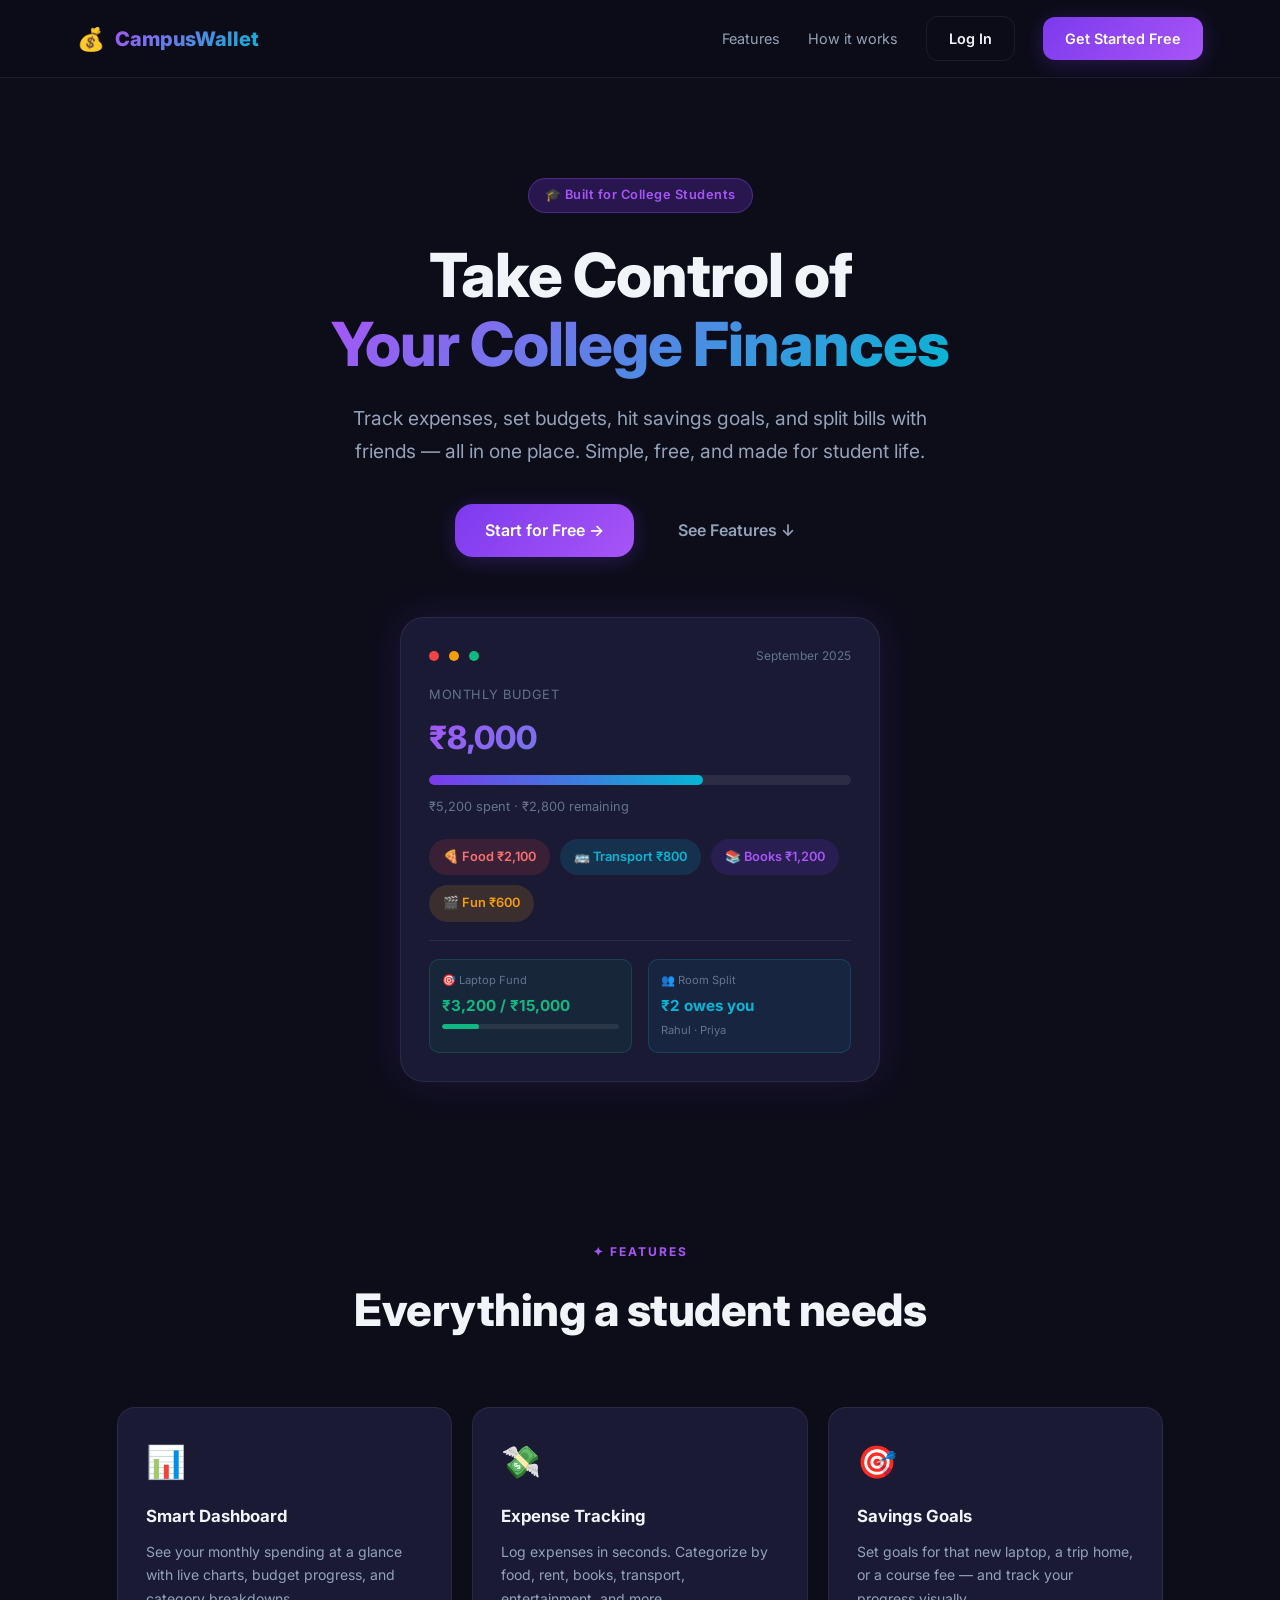
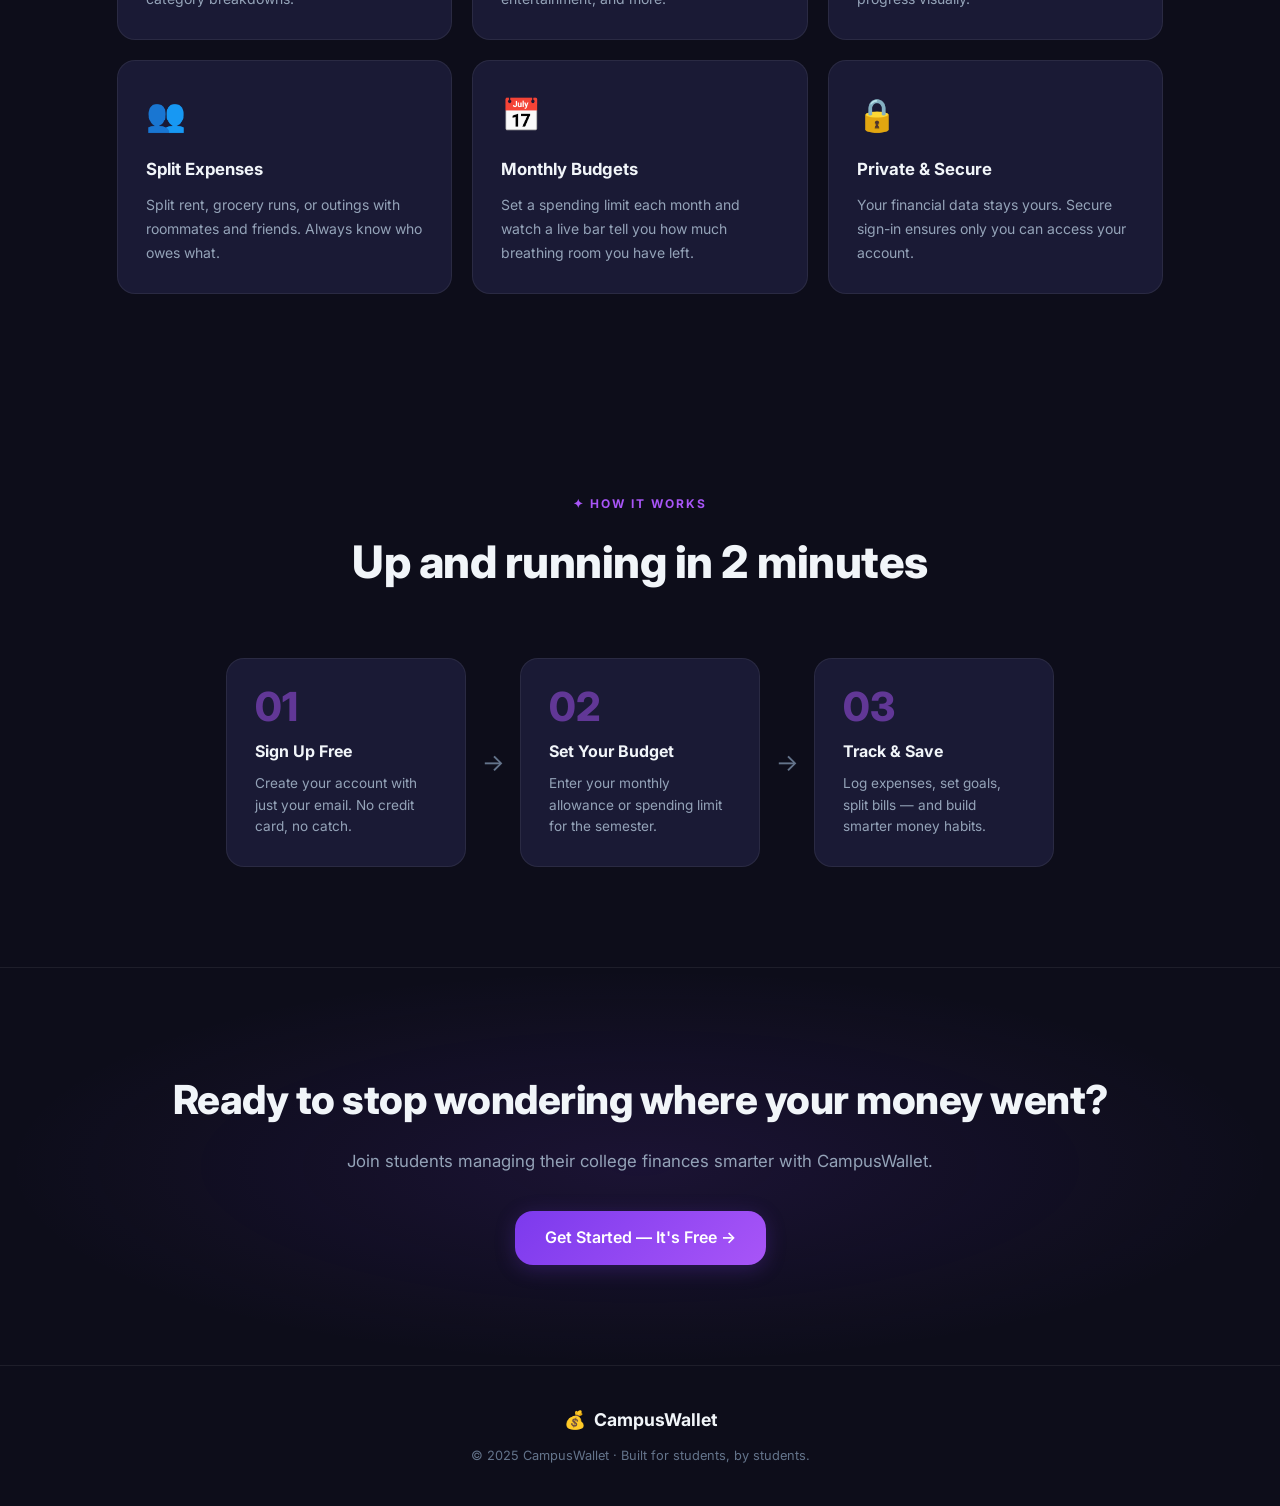
<file: index.html>
<!DOCTYPE html>
<html lang="en">
<head>
  <meta charset="UTF-8">
  <meta name="viewport" content="width=device-width, initial-scale=1.0">
  <title>CampusWallet — Smart Finance for College Students</title>
  <meta name="description" content="Manage your college finances. Track expenses, set budgets, hit savings goals, and split bills with friends.">
  <link rel="stylesheet" href="css/style.css">
  <link rel="preconnect" href="https://fonts.googleapis.com">
  <link href="https://fonts.googleapis.com/css2?family=Inter:wght@300;400;500;600;700;800;900&display=swap" rel="stylesheet">
</head>
<body>

  <!-- ===== NAV ===== -->
  <nav class="nav">
    <div class="nav-brand">
      <span class="logo-icon">💰</span>
      <span class="logo-text">CampusWallet</span>
    </div>
    <div class="nav-links">
      <a href="#features">Features</a>
      <a href="#how-it-works">How it works</a>
      <a href="login.html" class="btn btn-outline">Log In</a>
      <a href="login.html?tab=signup" class="btn btn-primary">Get Started Free</a>
    </div>
    <button class="nav-hamburger" onclick="toggleMobileMenu()">☰</button>
  </nav>

  <!-- Mobile menu -->
  <div id="mobileMenu" style="display:none; background: var(--bg-secondary); padding: 20px 6%; border-bottom: 1px solid var(--border); flex-direction: column; gap: 14px;">
    <a href="#features" style="color: var(--text-secondary); font-size: 0.95rem;">Features</a>
    <a href="#how-it-works" style="color: var(--text-secondary); font-size: 0.95rem;">How it works</a>
    <a href="login.html" class="btn btn-outline" style="width: fit-content;">Log In</a>
    <a href="login.html?tab=signup" class="btn btn-primary" style="width: fit-content;">Get Started Free</a>
  </div>

  <!-- ===== HERO ===== -->
  <section class="hero">
    <div class="hero-badge">🎓 Built for College Students</div>
    <h1>Take Control of<br><span class="gradient-text">Your College Finances</span></h1>
    <p class="hero-sub">
      Track expenses, set budgets, hit savings goals, and split bills with friends —
      all in one place. Simple, free, and made for student life.
    </p>
    <div class="hero-cta">
      <a href="login.html?tab=signup" class="btn btn-primary btn-lg">Start for Free →</a>
      <a href="#features" class="btn btn-ghost btn-lg">See Features ↓</a>
    </div>

    <!-- Dashboard mockup -->
    <div class="hero-img-wrapper">
      <div class="dashboard-preview" style="text-align:left;">
        <div style="display:flex; align-items:center; gap:10px; margin-bottom:20px;">
          <div style="width:10px;height:10px;border-radius:50%;background:#ef4444;"></div>
          <div style="width:10px;height:10px;border-radius:50%;background:#f59e0b;"></div>
          <div style="width:10px;height:10px;border-radius:50%;background:#10b981;"></div>
          <span style="font-size:0.75rem;color:var(--text-muted);margin-left:auto;">September 2025</span>
        </div>
        <div class="preview-stat">
          <span class="preview-label">Monthly Budget</span>
          <span class="preview-amount">₹8,000</span>
          <div class="preview-bar"><div class="preview-bar-fill" style="width:65%"></div></div>
          <span class="preview-sub">₹5,200 spent · ₹2,800 remaining</span>
        </div>
        <div class="preview-chips">
          <div class="preview-chip chip-food">🍕 Food ₹2,100</div>
          <div class="preview-chip chip-transport">🚌 Transport ₹800</div>
          <div class="preview-chip chip-books">📚 Books ₹1,200</div>
          <div class="preview-chip chip-entertainment">🎬 Fun ₹600</div>
        </div>
        <div style="margin-top:18px; padding-top:18px; border-top:1px solid var(--border); display:flex; gap:16px;">
          <div style="flex:1; background:rgba(16,185,129,0.08); border:1px solid rgba(16,185,129,0.2); border-radius:10px; padding:12px;">
            <div style="font-size:0.7rem;color:var(--text-muted);margin-bottom:4px;">🎯 Laptop Fund</div>
            <div style="font-size:0.95rem;font-weight:700;color:var(--green);">₹3,200 / ₹15,000</div>
            <div style="margin-top:6px;height:5px;background:rgba(255,255,255,0.08);border-radius:100px;overflow:hidden;">
              <div style="width:21%;height:100%;background:var(--green);border-radius:100px;"></div>
            </div>
          </div>
          <div style="flex:1; background:rgba(6,182,212,0.08); border:1px solid rgba(6,182,212,0.2); border-radius:10px; padding:12px;">
            <div style="font-size:0.7rem;color:var(--text-muted);margin-bottom:4px;">👥 Room Split</div>
            <div style="font-size:0.95rem;font-weight:700;color:var(--cyan);">₹2 owes you</div>
            <div style="font-size:0.7rem;color:var(--text-muted);margin-top:4px;">Rahul · Priya</div>
          </div>
        </div>
      </div>
    </div>
  </section>

  <!-- ===== FEATURES ===== -->
  <section class="features" id="features">
    <div class="section-label">✦ FEATURES</div>
    <h2>Everything a student needs</h2>
    <div class="features-grid">
      <div class="feature-card">
        <span class="feature-icon">📊</span>
        <h3>Smart Dashboard</h3>
        <p>See your monthly spending at a glance with live charts, budget progress, and category breakdowns.</p>
      </div>
      <div class="feature-card">
        <span class="feature-icon">💸</span>
        <h3>Expense Tracking</h3>
        <p>Log expenses in seconds. Categorize by food, rent, books, transport, entertainment, and more.</p>
      </div>
      <div class="feature-card">
        <span class="feature-icon">🎯</span>
        <h3>Savings Goals</h3>
        <p>Set goals for that new laptop, a trip home, or a course fee — and track your progress visually.</p>
      </div>
      <div class="feature-card">
        <span class="feature-icon">👥</span>
        <h3>Split Expenses</h3>
        <p>Split rent, grocery runs, or outings with roommates and friends. Always know who owes what.</p>
      </div>
      <div class="feature-card">
        <span class="feature-icon">📅</span>
        <h3>Monthly Budgets</h3>
        <p>Set a spending limit each month and watch a live bar tell you how much breathing room you have left.</p>
      </div>
      <div class="feature-card">
        <span class="feature-icon">🔒</span>
        <h3>Private & Secure</h3>
        <p>Your financial data stays yours. Secure sign-in ensures only you can access your account.</p>
      </div>
    </div>
  </section>

  <!-- ===== HOW IT WORKS ===== -->
  <section class="how-it-works" id="how-it-works">
    <div class="section-label">✦ HOW IT WORKS</div>
    <h2>Up and running in 2 minutes</h2>
    <div class="steps">
      <div class="step">
        <div class="step-num">01</div>
        <h3>Sign Up Free</h3>
        <p>Create your account with just your email. No credit card, no catch.</p>
      </div>
      <div class="step-arrow">→</div>
      <div class="step">
        <div class="step-num">02</div>
        <h3>Set Your Budget</h3>
        <p>Enter your monthly allowance or spending limit for the semester.</p>
      </div>
      <div class="step-arrow">→</div>
      <div class="step">
        <div class="step-num">03</div>
        <h3>Track & Save</h3>
        <p>Log expenses, set goals, split bills — and build smarter money habits.</p>
      </div>
    </div>
  </section>

  <!-- ===== CTA ===== -->
  <section class="cta-section">
    <h2>Ready to stop wondering where your money went?</h2>
    <p>Join students managing their college finances smarter with CampusWallet.</p>
    <a href="login.html?tab=signup" class="btn btn-primary btn-lg">Get Started — It's Free →</a>
  </section>

  <!-- ===== FOOTER ===== -->
  <footer class="footer">
    <div class="footer-brand"><span>💰</span> CampusWallet</div>
    <p class="footer-copy">© 2025 CampusWallet · Built for students, by students.</p>
  </footer>

  <script>
    function toggleMobileMenu() {
      const m = document.getElementById('mobileMenu');
      m.style.display = m.style.display === 'none' ? 'flex' : 'none';
    }
    // Hide mobile menu on link click
    document.querySelectorAll('#mobileMenu a').forEach(a => {
      a.addEventListener('click', () => {
        document.getElementById('mobileMenu').style.display = 'none';
      });
    });
  </script>
</body>
</html>
</file>
<file: css/style.css>
/* ============================================================
   CampusWallet — Global Styles
   Dark + Colorful + Semi-Professional Theme
   ============================================================ */

/* ---------- CSS Variables ---------- */
:root {
  --bg-primary:   #0d0d1a;
  --bg-secondary: #13132b;
  --bg-card:      #1a1a35;
  --bg-card-hover:#1f1f40;
  --bg-input:     #111128;

  --purple:       #7c3aed;
  --purple-light: #a855f7;
  --purple-glow:  rgba(124, 58, 237, 0.25);
  --cyan:         #06b6d4;
  --cyan-glow:    rgba(6, 182, 212, 0.2);
  --green:        #10b981;
  --green-glow:   rgba(16, 185, 129, 0.2);
  --amber:        #f59e0b;
  --amber-glow:   rgba(245, 158, 11, 0.2);
  --red:          #ef4444;
  --red-glow:     rgba(239, 68, 68, 0.2);
  --pink:         #ec4899;

  --text-primary:   #f1f5f9;
  --text-secondary: #94a3b8;
  --text-muted:     #64748b;
  --border:         rgba(255,255,255,0.07);
  --border-focus:   rgba(124, 58, 237, 0.6);

  --radius-sm: 8px;
  --radius-md: 12px;
  --radius-lg: 18px;
  --radius-xl: 24px;

  --shadow-card: 0 4px 24px rgba(0,0,0,0.4);
  --shadow-glow: 0 0 40px rgba(124, 58, 237, 0.15);

  --font: 'Inter', -apple-system, BlinkMacSystemFont, sans-serif;
  --transition: 0.2s ease;
}

/* ---------- Reset ---------- */
*, *::before, *::after { box-sizing: border-box; margin: 0; padding: 0; }

html { scroll-behavior: smooth; }

body {
  font-family: var(--font);
  background: var(--bg-primary);
  color: var(--text-primary);
  line-height: 1.6;
  min-height: 100vh;
  -webkit-font-smoothing: antialiased;
}

a { text-decoration: none; color: inherit; }
ul { list-style: none; }
img { max-width: 100%; }

/* ---------- Scrollbar ---------- */
::-webkit-scrollbar { width: 6px; }
::-webkit-scrollbar-track { background: var(--bg-primary); }
::-webkit-scrollbar-thumb { background: var(--border); border-radius: 3px; }
::-webkit-scrollbar-thumb:hover { background: var(--purple); }

/* ============================================================
   UTILITY CLASSES
   ============================================================ */
.gradient-text {
  background: linear-gradient(135deg, var(--purple-light), var(--cyan));
  -webkit-background-clip: text;
  -webkit-text-fill-color: transparent;
  background-clip: text;
}

.badge {
  display: inline-flex;
  align-items: center;
  gap: 6px;
  padding: 6px 14px;
  border-radius: 100px;
  font-size: 0.75rem;
  font-weight: 600;
  letter-spacing: 0.5px;
  text-transform: uppercase;
}
.badge-purple { background: var(--purple-glow); color: var(--purple-light); border: 1px solid rgba(168, 85, 247, 0.3); }
.badge-green  { background: var(--green-glow);  color: var(--green);        border: 1px solid rgba(16, 185, 129, 0.3); }
.badge-cyan   { background: var(--cyan-glow);   color: var(--cyan);         border: 1px solid rgba(6, 182, 212, 0.3); }
.badge-amber  { background: var(--amber-glow);  color: var(--amber);        border: 1px solid rgba(245, 158, 11, 0.3); }
.badge-red    { background: var(--red-glow);    color: var(--red);          border: 1px solid rgba(239, 68, 68, 0.3); }

/* ---------- Buttons ---------- */
.btn {
  display: inline-flex;
  align-items: center;
  justify-content: center;
  gap: 8px;
  padding: 10px 22px;
  border-radius: var(--radius-md);
  font-family: var(--font);
  font-size: 0.9rem;
  font-weight: 600;
  cursor: pointer;
  border: none;
  transition: all var(--transition);
  white-space: nowrap;
}
.btn-lg { padding: 14px 30px; font-size: 1rem; border-radius: var(--radius-lg); }
.btn-sm { padding: 6px 14px; font-size: 0.8rem; border-radius: var(--radius-sm); }

.btn-primary {
  background: linear-gradient(135deg, var(--purple), var(--purple-light));
  color: #fff;
  box-shadow: 0 4px 20px var(--purple-glow);
}
.btn-primary:hover { transform: translateY(-2px); box-shadow: 0 8px 28px var(--purple-glow); }
.btn-primary:active { transform: translateY(0); }

.btn-outline {
  background: transparent;
  color: var(--text-primary);
  border: 1px solid var(--border);
}
.btn-outline:hover { border-color: var(--purple); color: var(--purple-light); background: var(--purple-glow); }

.btn-ghost {
  background: transparent;
  color: var(--text-secondary);
  border: none;
}
.btn-ghost:hover { color: var(--text-primary); background: rgba(255,255,255,0.05); }

.btn-danger { background: var(--red); color: #fff; }
.btn-danger:hover { background: #dc2626; }

.btn-success { background: var(--green); color: #fff; }
.btn-success:hover { background: #059669; }

.btn-cyan { background: var(--cyan); color: #000; }
.btn-cyan:hover { background: #0891b2; }

/* ---------- Cards ---------- */
.card {
  background: var(--bg-card);
  border: 1px solid var(--border);
  border-radius: var(--radius-lg);
  padding: 24px;
  transition: all var(--transition);
}
.card:hover { border-color: rgba(124,58,237,0.3); box-shadow: var(--shadow-card); }

/* ---------- Form Elements ---------- */
.form-group { display: flex; flex-direction: column; gap: 6px; }
.form-label { font-size: 0.85rem; font-weight: 500; color: var(--text-secondary); }

.form-input, .form-select, .form-textarea {
  background: var(--bg-input);
  border: 1px solid var(--border);
  border-radius: var(--radius-sm);
  color: var(--text-primary);
  font-family: var(--font);
  font-size: 0.9rem;
  padding: 10px 14px;
  transition: border-color var(--transition);
  width: 100%;
  outline: none;
}
.form-input:focus, .form-select:focus, .form-textarea:focus {
  border-color: var(--border-focus);
  box-shadow: 0 0 0 3px rgba(124,58,237,0.1);
}
.form-select option { background: var(--bg-card); }
.form-textarea { resize: vertical; min-height: 80px; }

/* ---------- Progress Bar ---------- */
.progress-bar {
  width: 100%;
  height: 8px;
  background: rgba(255,255,255,0.08);
  border-radius: 100px;
  overflow: hidden;
}
.progress-fill {
  height: 100%;
  border-radius: 100px;
  transition: width 0.6s ease;
  background: linear-gradient(90deg, var(--purple), var(--cyan));
}
.progress-fill.danger { background: linear-gradient(90deg, var(--amber), var(--red)); }
.progress-fill.safe   { background: linear-gradient(90deg, var(--green), var(--cyan)); }

/* ---------- Divider ---------- */
.divider {
  border: none;
  border-top: 1px solid var(--border);
  margin: 16px 0;
}

/* ---------- Toast ---------- */
.toast-container {
  position: fixed;
  bottom: 24px;
  right: 24px;
  z-index: 9999;
  display: flex;
  flex-direction: column;
  gap: 10px;
}
.toast {
  background: var(--bg-card);
  border: 1px solid var(--border);
  border-radius: var(--radius-md);
  padding: 14px 20px;
  font-size: 0.875rem;
  color: var(--text-primary);
  box-shadow: var(--shadow-card);
  animation: slideInToast 0.3s ease;
  max-width: 320px;
  display: flex;
  align-items: center;
  gap: 10px;
}
.toast.success { border-left: 3px solid var(--green); }
.toast.error   { border-left: 3px solid var(--red); }
.toast.info    { border-left: 3px solid var(--cyan); }

@keyframes slideInToast {
  from { transform: translateX(100px); opacity: 0; }
  to   { transform: translateX(0);    opacity: 1; }
}

/* ---------- Modal ---------- */
.modal-overlay {
  position: fixed; inset: 0;
  background: rgba(0,0,0,0.7);
  backdrop-filter: blur(4px);
  z-index: 1000;
  display: none;
  align-items: center;
  justify-content: center;
  padding: 16px;
}
.modal-overlay.active { display: flex; }
.modal {
  background: var(--bg-card);
  border: 1px solid var(--border);
  border-radius: var(--radius-xl);
  padding: 32px;
  width: 100%;
  max-width: 480px;
  box-shadow: var(--shadow-card);
  animation: modalIn 0.3s ease;
}
@keyframes modalIn {
  from { transform: scale(0.95); opacity: 0; }
  to   { transform: scale(1);    opacity: 1; }
}
.modal-header { display: flex; align-items: center; justify-content: space-between; margin-bottom: 24px; }
.modal-title  { font-size: 1.2rem; font-weight: 700; }
.modal-close  { background: none; border: none; color: var(--text-muted); cursor: pointer; font-size: 1.4rem; padding: 4px; line-height: 1; }
.modal-close:hover { color: var(--text-primary); }

/* ---------- Empty State ---------- */
.empty-state {
  text-align: center;
  padding: 60px 20px;
  color: var(--text-muted);
}
.empty-state .empty-icon { font-size: 3rem; margin-bottom: 16px; }
.empty-state h3 { font-size: 1.1rem; color: var(--text-secondary); margin-bottom: 8px; }
.empty-state p  { font-size: 0.875rem; }

/* ============================================================
   LANDING PAGE
   ============================================================ */

/* Nav */
.nav {
  position: sticky;
  top: 0;
  z-index: 100;
  display: flex;
  align-items: center;
  justify-content: space-between;
  padding: 16px 6%;
  background: rgba(13,13,26,0.85);
  backdrop-filter: blur(12px);
  border-bottom: 1px solid var(--border);
}
.nav-brand {
  display: flex;
  align-items: center;
  gap: 10px;
  font-size: 1.25rem;
  font-weight: 800;
}
.logo-icon { font-size: 1.4rem; }
.logo-text { background: linear-gradient(135deg, var(--purple-light), var(--cyan)); -webkit-background-clip: text; -webkit-text-fill-color: transparent; background-clip: text; }
.nav-links { display: flex; align-items: center; gap: 28px; }
.nav-links a:not(.btn) { font-size: 0.9rem; color: var(--text-secondary); transition: color var(--transition); }
.nav-links a:not(.btn):hover { color: var(--text-primary); }
.nav-hamburger { display: none; background: none; border: none; color: var(--text-primary); font-size: 1.5rem; cursor: pointer; }

/* Hero */
.hero {
  text-align: center;
  padding: 100px 6% 60px;
  max-width: 900px;
  margin: 0 auto;
}
.hero-badge {
  display: inline-block;
  padding: 6px 16px;
  background: var(--purple-glow);
  border: 1px solid rgba(168,85,247,0.3);
  border-radius: 100px;
  font-size: 0.8rem;
  font-weight: 600;
  color: var(--purple-light);
  margin-bottom: 28px;
  letter-spacing: 0.5px;
}
.hero h1 {
  font-size: clamp(2.2rem, 6vw, 3.8rem);
  font-weight: 800;
  line-height: 1.15;
  margin-bottom: 22px;
  letter-spacing: -1px;
}
.hero-sub {
  font-size: clamp(1rem, 2vw, 1.2rem);
  color: var(--text-secondary);
  max-width: 600px;
  margin: 0 auto 36px;
  line-height: 1.7;
}
.hero-cta { display: flex; gap: 14px; justify-content: center; flex-wrap: wrap; margin-bottom: 60px; }

/* Dashboard preview mockup */
.hero-img-wrapper {
  display: flex;
  justify-content: center;
}
.dashboard-preview {
  background: var(--bg-card);
  border: 1px solid var(--border);
  border-radius: var(--radius-xl);
  padding: 28px;
  max-width: 480px;
  width: 100%;
  box-shadow: var(--shadow-glow);
}
.preview-stat { text-align: left; }
.preview-label { display: block; font-size: 0.8rem; color: var(--text-muted); margin-bottom: 6px; text-transform: uppercase; letter-spacing: 0.5px; }
.preview-amount { display: block; font-size: 2rem; font-weight: 800; margin-bottom: 12px; background: linear-gradient(135deg, var(--purple-light), var(--cyan)); -webkit-background-clip: text; -webkit-text-fill-color: transparent; background-clip: text; }
.preview-bar { width: 100%; height: 10px; background: rgba(255,255,255,0.08); border-radius: 100px; overflow: hidden; margin-bottom: 8px; }
.preview-bar-fill { height: 100%; background: linear-gradient(90deg, var(--purple), var(--cyan)); border-radius: 100px; }
.preview-sub { font-size: 0.8rem; color: var(--text-muted); }
.preview-chips { display: flex; flex-wrap: wrap; gap: 10px; margin-top: 20px; }
.preview-chip { padding: 8px 14px; border-radius: 100px; font-size: 0.8rem; font-weight: 600; }
.chip-food          { background: rgba(239,68,68,0.15);   color: #f87171; }
.chip-transport     { background: rgba(6,182,212,0.15);   color: var(--cyan); }
.chip-books         { background: rgba(124,58,237,0.15);  color: var(--purple-light); }
.chip-entertainment { background: rgba(245,158,11,0.15);  color: var(--amber); }

/* Features Section */
.features, .how-it-works {
  padding: 100px 6%;
  max-width: 1200px;
  margin: 0 auto;
  text-align: center;
}
.section-label {
  font-size: 0.75rem;
  font-weight: 700;
  letter-spacing: 2px;
  text-transform: uppercase;
  color: var(--purple-light);
  margin-bottom: 14px;
}
.features h2, .how-it-works h2 { font-size: clamp(1.8rem, 4vw, 2.8rem); font-weight: 800; margin-bottom: 60px; letter-spacing: -0.5px; }
.features-grid {
  display: grid;
  grid-template-columns: repeat(auto-fit, minmax(280px, 1fr));
  gap: 20px;
}
.feature-card {
  background: var(--bg-card);
  border: 1px solid var(--border);
  border-radius: var(--radius-lg);
  padding: 28px;
  text-align: left;
  transition: all var(--transition);
}
.feature-card:hover { border-color: rgba(124,58,237,0.4); transform: translateY(-4px); box-shadow: var(--shadow-glow); }
.feature-icon { font-size: 2rem; margin-bottom: 16px; display: block; }
.feature-card h3 { font-size: 1.05rem; font-weight: 700; margin-bottom: 10px; }
.feature-card p  { font-size: 0.875rem; color: var(--text-secondary); line-height: 1.7; }

/* Steps */
.steps { display: flex; align-items: center; justify-content: center; gap: 16px; flex-wrap: wrap; }
.step { background: var(--bg-card); border: 1px solid var(--border); border-radius: var(--radius-lg); padding: 28px; max-width: 240px; text-align: left; }
.step-num { font-size: 2.5rem; font-weight: 800; color: var(--purple-light); opacity: 0.5; margin-bottom: 12px; line-height: 1; }
.step h3  { font-size: 1rem; font-weight: 700; margin-bottom: 8px; }
.step p   { font-size: 0.85rem; color: var(--text-secondary); }
.step-arrow { font-size: 1.5rem; color: var(--text-muted); }

/* CTA Section */
.cta-section {
  text-align: center;
  padding: 100px 6%;
  background: radial-gradient(ellipse at center, rgba(124,58,237,0.12) 0%, transparent 70%);
  border-top: 1px solid var(--border);
}
.cta-section h2 { font-size: clamp(1.8rem, 4vw, 2.5rem); font-weight: 800; margin-bottom: 16px; letter-spacing: -0.5px; }
.cta-section p  { color: var(--text-secondary); margin-bottom: 36px; font-size: 1.05rem; }

/* Footer */
.footer {
  padding: 40px 6%;
  border-top: 1px solid var(--border);
  display: flex;
  flex-direction: column;
  align-items: center;
  gap: 12px;
}
.footer-brand { font-size: 1.1rem; font-weight: 700; display: flex; align-items: center; gap: 8px; }
.footer-copy  { font-size: 0.8rem; color: var(--text-muted); }

/* ============================================================
   AUTH PAGE (login.html)
   ============================================================ */
.auth-page {
  min-height: 100vh;
  display: flex;
  align-items: center;
  justify-content: center;
  padding: 20px;
  background: radial-gradient(ellipse at 30% 40%, rgba(124,58,237,0.12) 0%, transparent 60%),
              radial-gradient(ellipse at 70% 60%, rgba(6,182,212,0.08) 0%, transparent 60%);
}
.auth-container { width: 100%; max-width: 420px; }
.auth-logo {
  text-align: center;
  margin-bottom: 32px;
  font-size: 1.5rem;
  font-weight: 800;
}
.auth-logo span { display: block; font-size: 2.5rem; margin-bottom: 8px; }
.auth-card { background: var(--bg-card); border: 1px solid var(--border); border-radius: var(--radius-xl); padding: 36px; }
.auth-tabs { display: flex; background: var(--bg-input); border-radius: var(--radius-sm); padding: 4px; margin-bottom: 28px; }
.auth-tab {
  flex: 1; padding: 10px; text-align: center; cursor: pointer;
  border-radius: 6px; font-size: 0.875rem; font-weight: 600;
  color: var(--text-muted); transition: all var(--transition); border: none; background: none; font-family: var(--font);
}
.auth-tab.active { background: var(--purple); color: #fff; }
.auth-form { display: flex; flex-direction: column; gap: 18px; }
.auth-form .btn-primary { margin-top: 8px; }
.auth-divider { text-align: center; color: var(--text-muted); font-size: 0.8rem; position: relative; }
.auth-divider::before, .auth-divider::after { content: ''; position: absolute; top: 50%; width: 42%; height: 1px; background: var(--border); }
.auth-divider::before { left: 0; }
.auth-divider::after  { right: 0; }
.auth-back { display: flex; align-items: center; justify-content: center; gap: 6px; color: var(--text-muted); font-size: 0.85rem; margin-top: 20px; }
.auth-back a { color: var(--purple-light); }
.auth-error { background: var(--red-glow); border: 1px solid rgba(239,68,68,0.3); border-radius: var(--radius-sm); padding: 10px 14px; font-size: 0.85rem; color: #f87171; display: none; }
.auth-error.show { display: block; }
.auth-success { background: var(--green-glow); border: 1px solid rgba(16,185,129,0.3); border-radius: var(--radius-sm); padding: 10px 14px; font-size: 0.85rem; color: var(--green); display: none; }
.auth-success.show { display: block; }

/* ============================================================
   APP LAYOUT (shared across dashboard, transactions, goals, split)
   ============================================================ */
.app-layout {
  display: flex;
  min-height: 100vh;
}

/* Sidebar */
.sidebar {
  width: 240px;
  background: var(--bg-secondary);
  border-right: 1px solid var(--border);
  display: flex;
  flex-direction: column;
  position: fixed;
  top: 0;
  left: 0;
  height: 100vh;
  z-index: 50;
  transition: transform var(--transition);
}
.sidebar-logo {
  padding: 24px 20px;
  border-bottom: 1px solid var(--border);
  font-size: 1.1rem;
  font-weight: 800;
  display: flex;
  align-items: center;
  gap: 10px;
}
.sidebar-logo .logo-text { background: linear-gradient(135deg, var(--purple-light), var(--cyan)); -webkit-background-clip: text; -webkit-text-fill-color: transparent; background-clip: text; }
.sidebar-nav { flex: 1; padding: 16px 12px; display: flex; flex-direction: column; gap: 4px; overflow-y: auto; }
.nav-item {
  display: flex;
  align-items: center;
  gap: 12px;
  padding: 11px 14px;
  border-radius: var(--radius-sm);
  color: var(--text-secondary);
  font-size: 0.875rem;
  font-weight: 500;
  transition: all var(--transition);
  cursor: pointer;
}
.nav-item:hover { background: rgba(255,255,255,0.05); color: var(--text-primary); }
.nav-item.active { background: var(--purple-glow); color: var(--purple-light); }
.nav-item .nav-icon { font-size: 1.1rem; width: 22px; text-align: center; }
.sidebar-footer { padding: 16px 12px; border-top: 1px solid var(--border); display: flex; flex-direction: column; gap: 12px; }
.user-chip { display: flex; align-items: center; gap: 10px; padding: 8px 10px; background: rgba(255,255,255,0.03); border: 1px solid var(--border); border-radius: var(--radius-sm); }
.user-avatar { width: 34px; height: 34px; border-radius: 50%; background: var(--purple-glow); display: flex; align-items: center; justify-content: center; font-size: 0.8rem; font-weight: 700; color: var(--purple-light); border: 1px solid rgba(168,85,247,0.3); flex-shrink: 0; }
.user-info { flex: 1; min-width: 0; }
.user-name  { font-size: 0.825rem; font-weight: 600; white-space: nowrap; overflow: hidden; text-overflow: ellipsis; }
.user-email { font-size: 0.725rem; color: var(--text-muted); white-space: nowrap; overflow: hidden; text-overflow: ellipsis; }
.logout-btn-full { width: 100%; display: flex; align-items: center; justify-content: center; gap: 8px; font-size: 0.825rem; color: var(--text-secondary); border-color: var(--border); background: var(--bg-input); }
.logout-btn-full:hover { background: var(--red-glow); color: #f87171; border-color: rgba(239,68,68,0.4); }

/* Main content */
.main-content {
  flex: 1;
  margin-left: 240px;
  min-height: 100vh;
  display: flex;
  flex-direction: column;
}
.app-header {
  padding: 20px 32px;
  border-bottom: 1px solid var(--border);
  display: flex;
  align-items: center;
  justify-content: space-between;
  background: var(--bg-primary);
  position: sticky;
  top: 0;
  z-index: 40;
}
.app-header-left { display: flex; align-items: center; gap: 14px; }
.menu-toggle { display: none; background: none; border: none; color: var(--text-primary); font-size: 1.4rem; cursor: pointer; padding: 4px; }
.page-title     { font-size: 1.3rem; font-weight: 700; }
.page-subtitle  { font-size: 0.8rem; color: var(--text-muted); margin-top: 1px; }
.page-body { padding: 32px; flex: 1; }

/* Stats grid */
.stats-grid { display: grid; grid-template-columns: repeat(auto-fit, minmax(200px, 1fr)); gap: 16px; margin-bottom: 28px; }
.stat-card {
  background: var(--bg-card);
  border: 1px solid var(--border);
  border-radius: var(--radius-lg);
  padding: 20px;
  position: relative;
  overflow: hidden;
}
.stat-card::before {
  content: '';
  position: absolute;
  top: 0; left: 0;
  width: 100%; height: 3px;
}
.stat-card.purple::before { background: linear-gradient(90deg, var(--purple), var(--purple-light)); }
.stat-card.cyan::before   { background: linear-gradient(90deg, var(--cyan), #38bdf8); }
.stat-card.green::before  { background: linear-gradient(90deg, var(--green), #34d399); }
.stat-card.amber::before  { background: linear-gradient(90deg, var(--amber), #fbbf24); }
.stat-card.red::before    { background: linear-gradient(90deg, var(--red), #f87171); }
.stat-icon   { font-size: 1.5rem; margin-bottom: 12px; }
.stat-label  { font-size: 0.75rem; text-transform: uppercase; letter-spacing: 0.5px; color: var(--text-muted); margin-bottom: 6px; }
.stat-value  { font-size: 1.6rem; font-weight: 800; letter-spacing: -0.5px; }
.stat-sub    { font-size: 0.75rem; color: var(--text-muted); margin-top: 4px; }
.stat-trend  { font-size: 0.75rem; margin-top: 4px; font-weight: 600; }
.stat-trend.up   { color: var(--green); }
.stat-trend.down { color: var(--red); }

/* Section headers */
.section-header { display: flex; align-items: center; justify-content: space-between; margin-bottom: 18px; }
.section-title  { font-size: 1rem; font-weight: 700; }

/* Tables */
.data-table { width: 100%; border-collapse: collapse; }
.data-table th { text-align: left; font-size: 0.75rem; text-transform: uppercase; letter-spacing: 0.5px; color: var(--text-muted); padding: 10px 16px; border-bottom: 1px solid var(--border); }
.data-table td { padding: 14px 16px; border-bottom: 1px solid rgba(255,255,255,0.04); font-size: 0.875rem; vertical-align: middle; }
.data-table tr:last-child td { border-bottom: none; }
.data-table tr:hover td { background: rgba(255,255,255,0.02); }

/* Category chips */
.cat-chip { display: inline-flex; align-items: center; gap: 5px; padding: 4px 10px; border-radius: 100px; font-size: 0.75rem; font-weight: 600; }
.cat-food          { background: rgba(239,68,68,0.15);   color: #f87171; }
.cat-rent          { background: rgba(124,58,237,0.15);  color: var(--purple-light); }
.cat-books         { background: rgba(6,182,212,0.15);   color: var(--cyan); }
.cat-transport     { background: rgba(245,158,11,0.15);  color: var(--amber); }
.cat-entertainment { background: rgba(236,72,153,0.15);  color: var(--pink); }
.cat-health        { background: rgba(16,185,129,0.15);  color: var(--green); }
.cat-other         { background: rgba(148,163,184,0.15); color: var(--text-secondary); }

/* Charts */
.charts-grid { display: grid; grid-template-columns: 1fr 1fr; gap: 20px; margin-bottom: 28px; }
.chart-card  { background: var(--bg-card); border: 1px solid var(--border); border-radius: var(--radius-lg); padding: 24px; }
.chart-title { font-size: 0.95rem; font-weight: 700; margin-bottom: 20px; }
.chart-wrap  { position: relative; height: 220px; }

/* Goals */
.goals-grid { display: grid; grid-template-columns: repeat(auto-fill, minmax(300px, 1fr)); gap: 16px; }
.goal-card  { background: var(--bg-card); border: 1px solid var(--border); border-radius: var(--radius-lg); padding: 22px; }
.goal-header { display: flex; align-items: flex-start; justify-content: space-between; margin-bottom: 16px; }
.goal-name   { font-size: 1rem; font-weight: 700; margin-bottom: 4px; }
.goal-deadline { font-size: 0.75rem; color: var(--text-muted); }
.goal-amounts { display: flex; justify-content: space-between; font-size: 0.8rem; color: var(--text-muted); margin-bottom: 8px; }
.goal-saved   { font-weight: 700; color: var(--green); }
.goal-target  { font-weight: 600; color: var(--text-secondary); }
.goal-pct     { font-size: 0.8rem; font-weight: 700; color: var(--purple-light); margin-top: 8px; }
.goal-actions { display: flex; gap: 8px; margin-top: 16px; }

/* Splits */
.splits-list { display: flex; flex-direction: column; gap: 14px; }
.split-card  { background: var(--bg-card); border: 1px solid var(--border); border-radius: var(--radius-lg); padding: 22px; }
.split-header { display: flex; justify-content: space-between; align-items: flex-start; margin-bottom: 16px; }
.split-title  { font-size: 1rem; font-weight: 700; }
.split-date   { font-size: 0.75rem; color: var(--text-muted); }
.split-total  { font-size: 0.875rem; color: var(--text-secondary); margin-bottom: 14px; }
.split-total span { font-weight: 700; color: var(--cyan); }
.participants-list { display: flex; flex-direction: column; gap: 8px; }
.participant-row   { display: flex; align-items: center; justify-content: space-between; padding: 8px 12px; background: var(--bg-input); border-radius: var(--radius-sm); }
.participant-name  { font-size: 0.875rem; font-weight: 500; }
.participant-amt   { font-size: 0.875rem; font-weight: 700; color: var(--amber); }
.participant-paid  { font-size: 0.8rem; font-weight: 600; padding: 3px 10px; border-radius: 100px; cursor: pointer; border: none; font-family: var(--font); transition: all var(--transition); }
.participant-paid.unpaid  { background: var(--red-glow);   color: var(--red);   border: 1px solid rgba(239,68,68,0.3); }
.participant-paid.paid    { background: var(--green-glow); color: var(--green); border: 1px solid rgba(16,185,129,0.3); }

/* Month selector */
.month-selector { display: flex; align-items: center; gap: 10px; }
.month-btn { background: var(--bg-input); border: 1px solid var(--border); border-radius: var(--radius-sm); color: var(--text-primary); font-size: 0.8rem; padding: 6px 12px; cursor: pointer; transition: all var(--transition); font-family: var(--font); }
.month-btn:hover { border-color: var(--purple); }
.month-label { font-size: 0.9rem; font-weight: 600; min-width: 120px; text-align: center; }

/* Budget setup inline */
.budget-setup { background: var(--purple-glow); border: 1px solid rgba(168,85,247,0.3); border-radius: var(--radius-lg); padding: 20px; display: flex; align-items: center; justify-content: space-between; gap: 16px; flex-wrap: wrap; }
.budget-setup-text h4 { font-size: 0.95rem; font-weight: 700; margin-bottom: 4px; }
.budget-setup-text p  { font-size: 0.8rem; color: var(--text-secondary); }
.budget-setup-form { display: flex; gap: 10px; align-items: center; }

/* Filter bar */
.filter-bar { display: flex; gap: 10px; align-items: center; flex-wrap: wrap; margin-bottom: 20px; }
.filter-chip { padding: 7px 16px; border-radius: 100px; font-size: 0.8rem; font-weight: 600; background: var(--bg-card); border: 1px solid var(--border); color: var(--text-secondary); cursor: pointer; transition: all var(--transition); }
.filter-chip:hover, .filter-chip.active { background: var(--purple-glow); border-color: rgba(168,85,247,0.4); color: var(--purple-light); }

/* Sidebar overlay for mobile */
.sidebar-overlay { display: none; position: fixed; inset: 0; background: rgba(0,0,0,0.6); z-index: 49; }
.sidebar-overlay.active { display: block; }

/* ============================================================
   RESPONSIVE
   ============================================================ */
@media (max-width: 900px) {
  .charts-grid { grid-template-columns: 1fr; }
}

@media (max-width: 768px) {
  .nav-links a:not(.btn) { display: none; }
  .nav-hamburger { display: block; }

  .sidebar { transform: translateX(-100%); }
  .sidebar.open { transform: translateX(0); }
  .main-content { margin-left: 0; }
  .menu-toggle { display: block; }

  .page-body { padding: 20px 16px; }
  .app-header { padding: 16px 20px; }

  .stats-grid { grid-template-columns: 1fr 1fr; }
  .goals-grid { grid-template-columns: 1fr; }
  .steps { flex-direction: column; }
  .step-arrow { transform: rotate(90deg); }

  .hero { padding: 60px 5% 40px; }
  .features, .how-it-works { padding: 60px 5%; }
  .cta-section { padding: 60px 5%; }
}

@media (max-width: 480px) {
  .stats-grid { grid-template-columns: 1fr; }
  .modal { padding: 24px 20px; }
  .hero-cta { flex-direction: column; align-items: center; }
}

/* ============================================================
   LOADING SPINNER
   ============================================================ */
.spinner {
  width: 40px; height: 40px;
  border: 3px solid var(--border);
  border-top-color: var(--purple);
  border-radius: 50%;
  animation: spin 0.7s linear infinite;
  margin: 60px auto;
}
@keyframes spin { to { transform: rotate(360deg); } }

.page-loading { display: flex; align-items: center; justify-content: center; min-height: 300px; }
</file>
